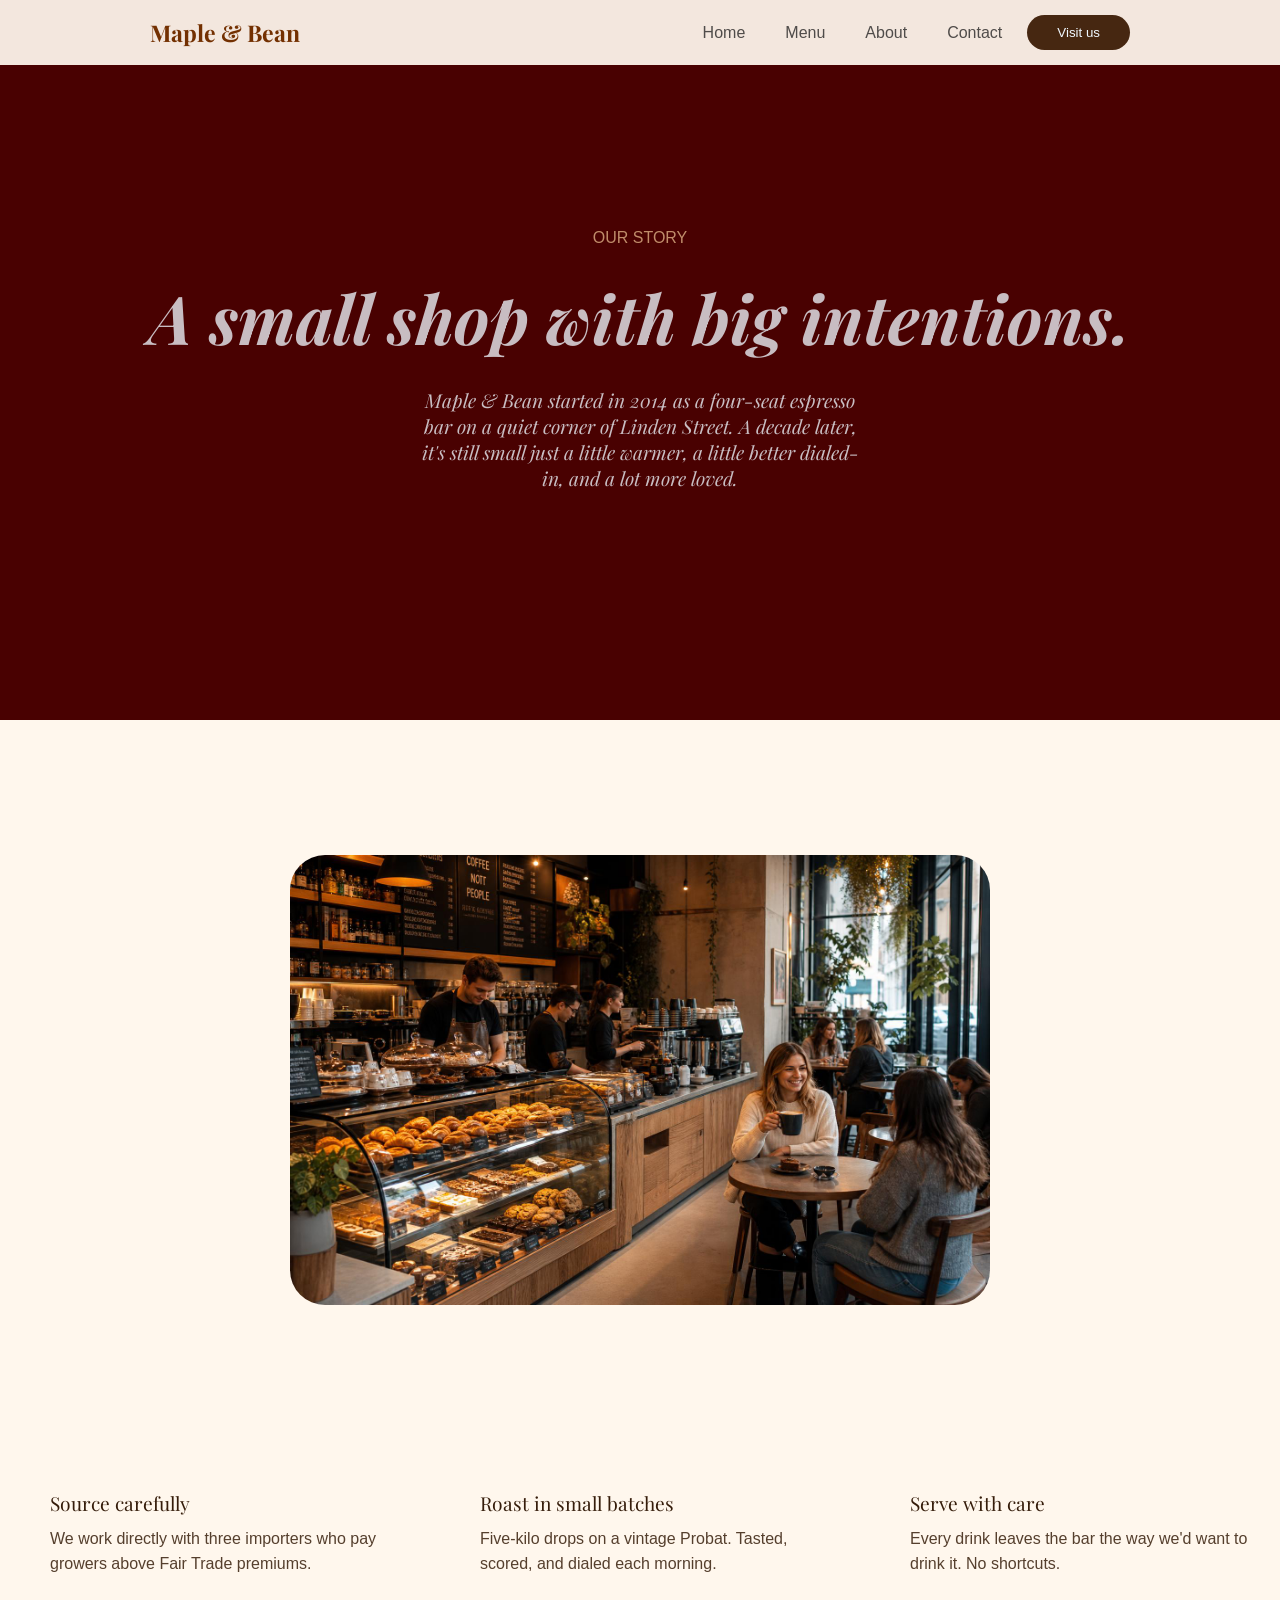
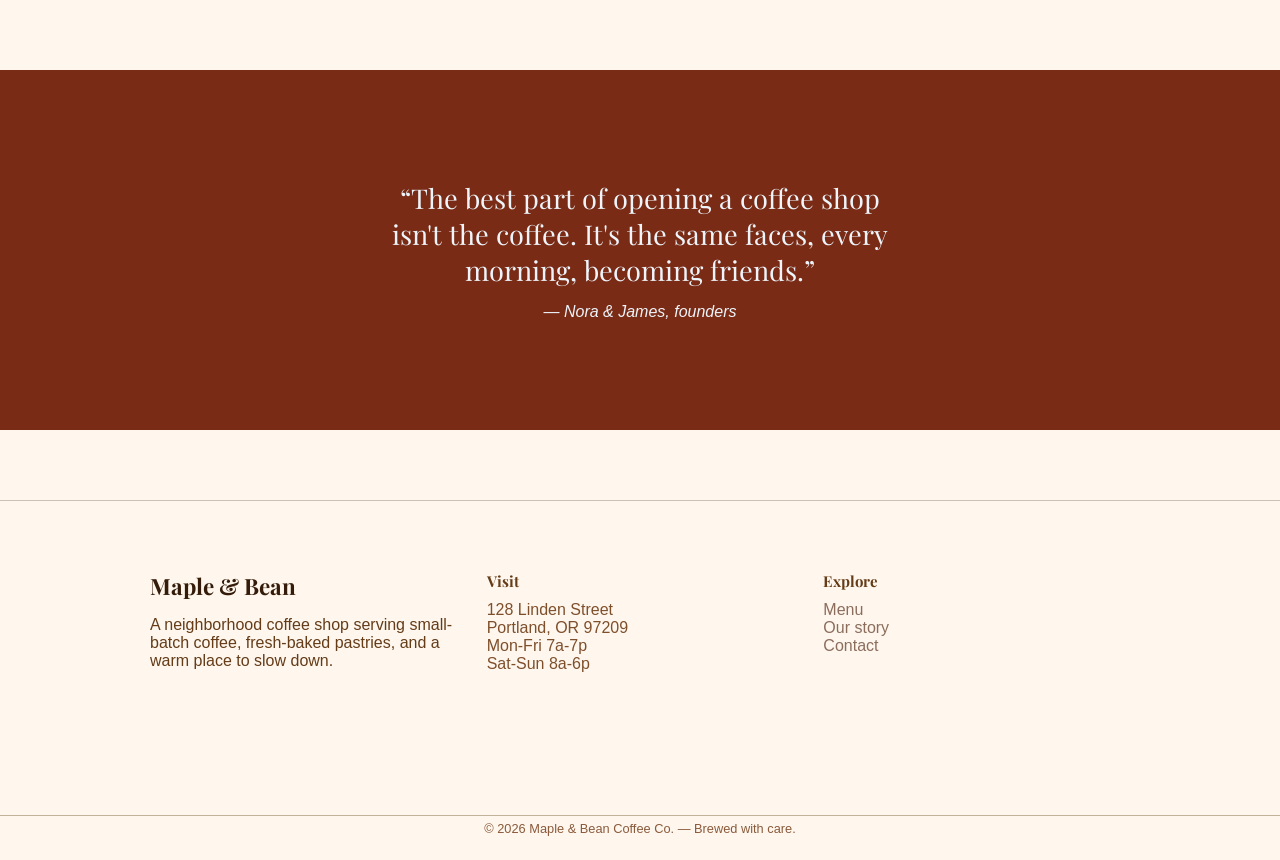
<file: about.html>
<!DOCTYPE html>
<html lang="en">

<head>
    <meta charset="UTF-8">
    <meta name="viewport" content="width=device-width, initial-scale=1.0">
    <title>Maple Cafe</title>
    <link rel="stylesheet" href="style.css">
</head>

<body>
    <nav class="navbar">
        <div class="logo">Maple & Bean</div>
        <div class="nav-content">
            <ul class="nav-links">
                <li><a href="index.html">Home</a></li>
                <li><a href="menu.html">Menu</a></li>
                <li><a href="about.html">About</a></li>
                <li><a href="contact.html">Contact</a></li>
            </ul>
            <button class="visit-btn"><a href="contact.html" style="text-decoration: none; color: aliceblue;">Visit us</a></button>
        </div>
        <div class="hamburger">
            ☰
        </div>
    </nav>
    <main class="hero-menu-section">
        <div class="hero-menu-content">
            <span>OUR STORY</span>
            <h1 class="menu-hero-title">A small shop with big intentions.</h1>
            <p class="menu-hero-text">Maple & Bean started in 2014 as a four-seat espresso bar on a quiet corner of Linden Street. A decade later, it's still small just a little warmer, a little better dialed-in, and a lot more loved.</p>
        </div>
    </main>
    <div class="about-img-container">
        <img class="about-img" style="height:450px ; width: 700px;" src="images/coffee-shop-interior.jpg" alt="people in cafe">
    </div>
    <section class="features-grid">
        <div class="feature-item">
            <span>Source carefully</span>
            <p>We work directly with three importers who pay growers above Fair Trade premiums.</p>
        </div>
        <div class="feature-item">
            <span>Roast in small batches</span>
            <p>Five-kilo drops on a vintage Probat. Tasted, scored, and dialed each morning.</p>
        </div>
        <div class="feature-item">
            <span>Serve with care</span>
            <p>Every drink leaves the bar the way we'd want to drink it. No shortcuts.</p>
        </div>
    </section>
    <section class="qoute-section">
        <blockquote class="qoute-text">“The best part of opening a coffee shop isn't the coffee. It's the same faces, every morning, becoming friends.”</blockquote>
        <cite class="qoute-author">— Nora & James, founders</cite>
    </section>
    <footer class="footer-section">
        <div class="footer-column">
            <span>Maple & Bean</span>
            <p>A neighborhood coffee shop serving small-batch coffee, fresh-baked pastries, and a warm place to slow down.</p>
        </div>
        <div class="footer-column">
            <h3>Visit</h3>
            <ul>
                <li>128 Linden Street</li>
                <li>Portland, OR 97209</li>
                <li>Mon-Fri 7a-7p</li>
                <li>Sat-Sun 8a-6p</li>
            </ul>
        </div>
        <div class="footer-column">
            <h3>Explore</h3>
            <ul>
                <li>
                    <a href="menu.html" style="text-decoration: none;color: rgba(67, 21, 0, 0.611);">Menu</a></li>
                <li>
                    <a href="about.html" style="text-decoration: none;color: rgba(67, 21, 0, 0.611);">Our story</a></li>
                <li>
                    <a href="contact.html" style="text-decoration: none; color: rgba(67, 21, 0, 0.611);">Contact</a></li>

            </ul>
        </div>

    </footer>
    <section class="bottom-section">
        <p>© 2026 Maple & Bean Coffee Co. — Brewed with care.</p>
    </section>
    <script src="script.js"></script>
</body>

</html>
</file>
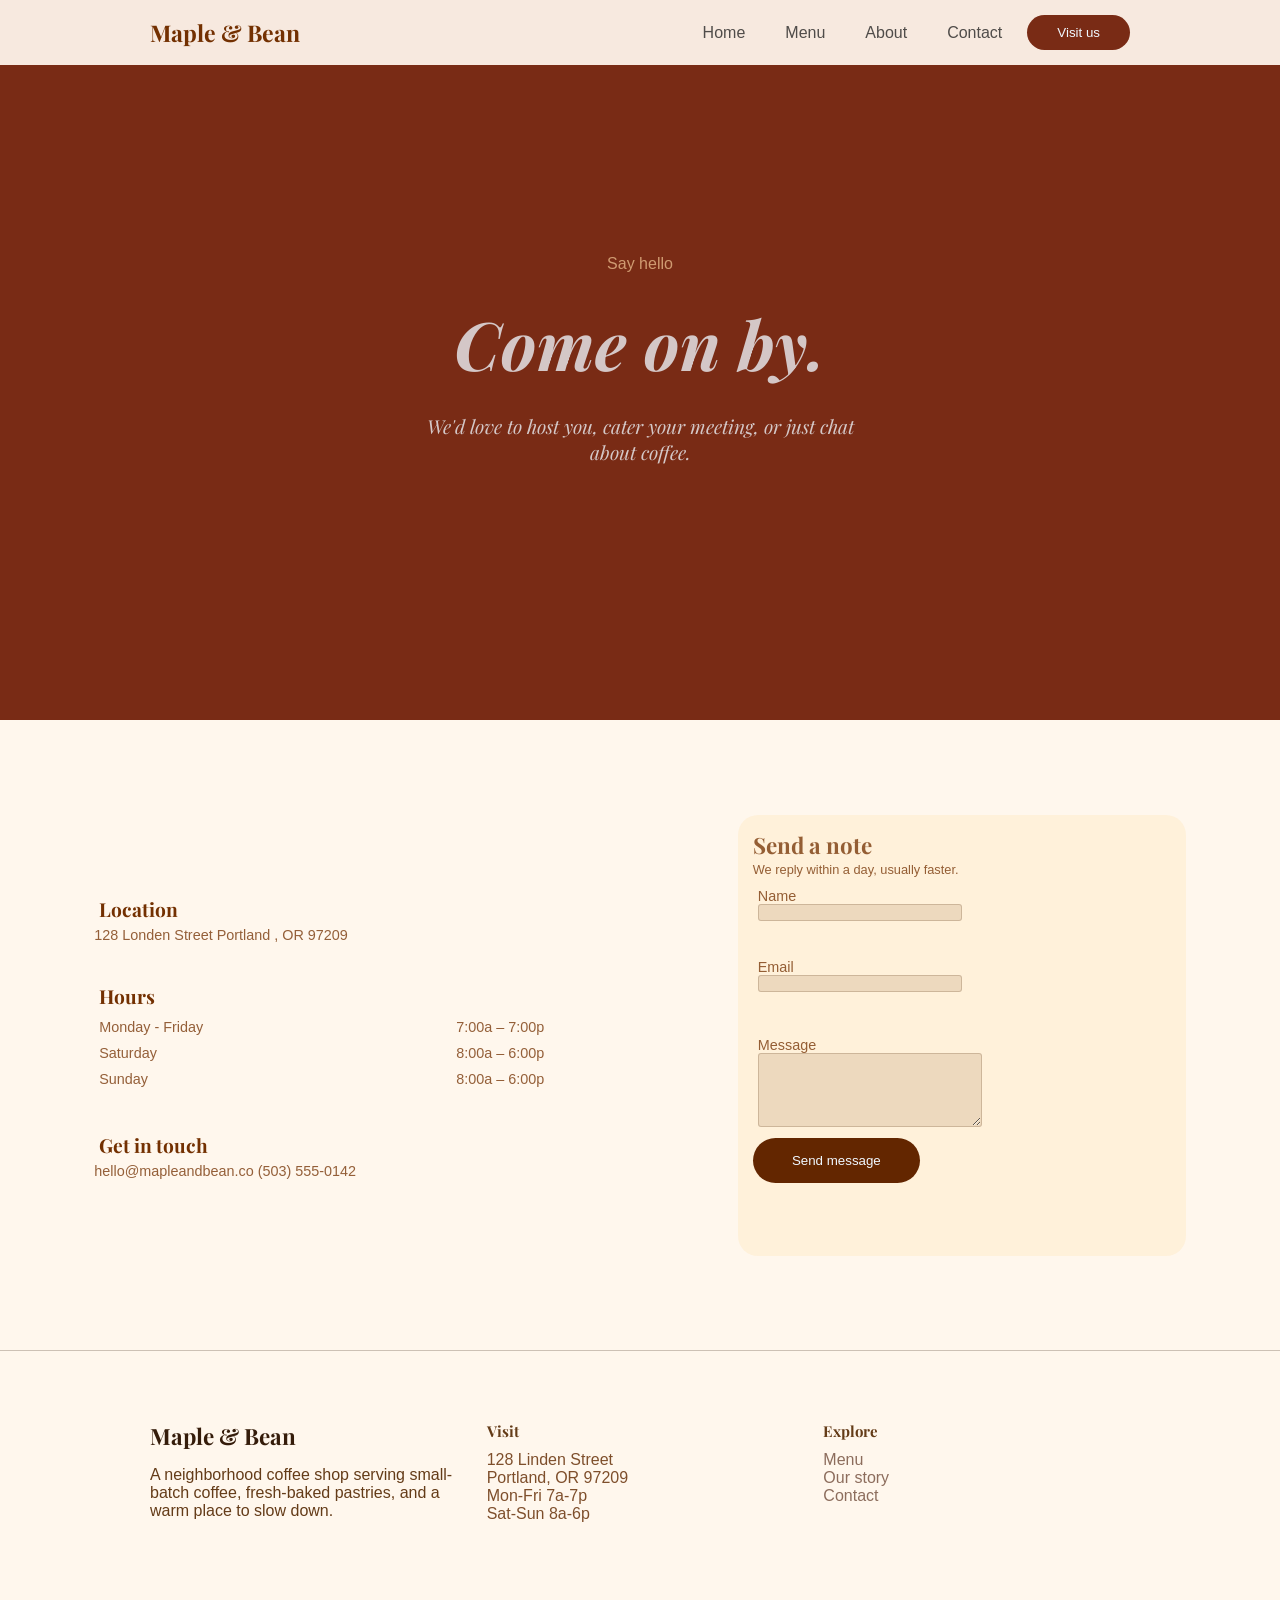
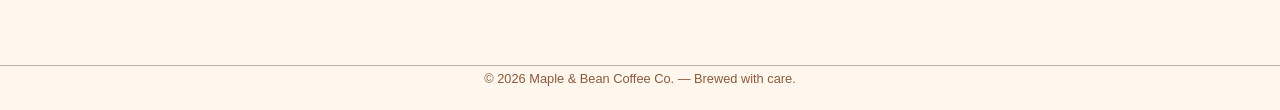
<file: contact.html>
<!DOCTYPE html>
<html lang="en">

<head>
    <meta charset="UTF-8">
    <meta name="viewport" content="width=device-width, initial-scale=1.0">
    <title>Maple Cafe</title>
    <link href="style.css" rel="stylesheet">
</head>

<body>
    <nav class="navbar">
        <div class="logo">Maple & Bean</div>
        <div class="nav-content">
            <ul class="nav-links">
                <li><a href="index.html">Home</a></li>
                <li><a href="menu.html">Menu</a></li>
                <li><a href="about.html">About</a></li>
                <li><a href="contact.html">Contact</a></li>
            </ul>
            <button class="visit-btn" style="background-color: rgb(121, 43, 21);"><a href="contact.html" style="text-decoration: none; color: aliceblue;">Visit us</a></button>
        </div>
        <div class="hamburger">
            ☰
        </div>
    </nav>
    <main class="hero-menu-section" style="background-color: rgb(121, 43, 21);">
        <div class="hero-menu-content ">
            <span>Say hello</span>
            <h1 class="menu-hero-title ">Come on by.</h1>
            <p class="menu-hero-text ">We'd love to host you, cater your meeting, or just chat about coffee.</p>
        </div>
    </main>
    <section class="contact-section">
        <div class="grid-contact">
            <div class="contact-row">
                <h3>Location</h3>
                <span>128 Londen Street</span>
                <span>Portland , OR 97209</span>
            </div>
            <div class="contact-row">
                <h3>Hours</h3>
                <div class="contact-row-content">
                    <span>Monday - Friday</span>
                    <span>7:00a – 7:00p</span>
                </div>
                <div class="contact-row-content">
                    <span>Saturday</span>
                    <span>8:00a – 6:00p</span>
                </div>
                <div class="contact-row-content">
                    <span>Sunday</span>
                    <span>8:00a – 6:00p</span>
                </div>

            </div>
            <div class="contact-row">
                <h3>Get in touch</h3>
                <span>hello@mapleandbean.co</span>
                <span>(503) 555-0142</span>
            </div>
        </div>

        <form class="contact-form">
            <h2 class="contact-form-title">Send a note</h2>
            <span class="contact-form-subtitle">We reply within a day, usually faster.</span>

            <div class="contact-form-fields" style="margin-top: 5px;">
                <div class="from-group">
                    <label>Name</label>
                    <input type="text">
                </div>
                <div class="contact-form-fields">
                    <div class="from-group">
                        <label>Email</label>
                        <input type="email">
                    </div>
                </div>
                <div class="contact-form-fields">
                    <div class="from-group">
                        <label>Message</label>
                        <textarea name="message" rows="25"></textarea>
                    </div>
                </div>
                <button class="send-btn">Send message</button>
            </div>

        </form>
    </section>
    <footer class="footer-section ">
        <div class="footer-column ">
            <span>Maple & Bean</span>
            <p>A neighborhood coffee shop serving small-batch coffee, fresh-baked pastries, and a warm place to slow down.</p>
        </div>
        <div class="footer-column ">
            <h3>Visit</h3>
            <ul>
                <li>128 Linden Street</li>
                <li>Portland, OR 97209</li>
                <li>Mon-Fri 7a-7p</li>
                <li>Sat-Sun 8a-6p</li>
            </ul>
        </div>
        <div class="footer-column ">
            <h3>Explore</h3>
            <ul>
                <li>
                    <a href="menu.html " style="text-decoration: none;color: rgba(67, 21, 0, 0.611); ">Menu</a></li>
                <li>
                    <a href="about.html " style="text-decoration: none;color: rgba(67, 21, 0, 0.611); ">Our story</a></li>
                <li>
                    <a href="contact.html " style="text-decoration: none; color: rgba(67, 21, 0, 0.611); ">Contact</a></li>

            </ul>
        </div>

    </footer>
    <section class="bottom-section ">
        <p>© 2026 Maple & Bean Coffee Co. — Brewed with care.</p>
    </section>
    <script src="script.js "></script>
</body>

</html>
</file>
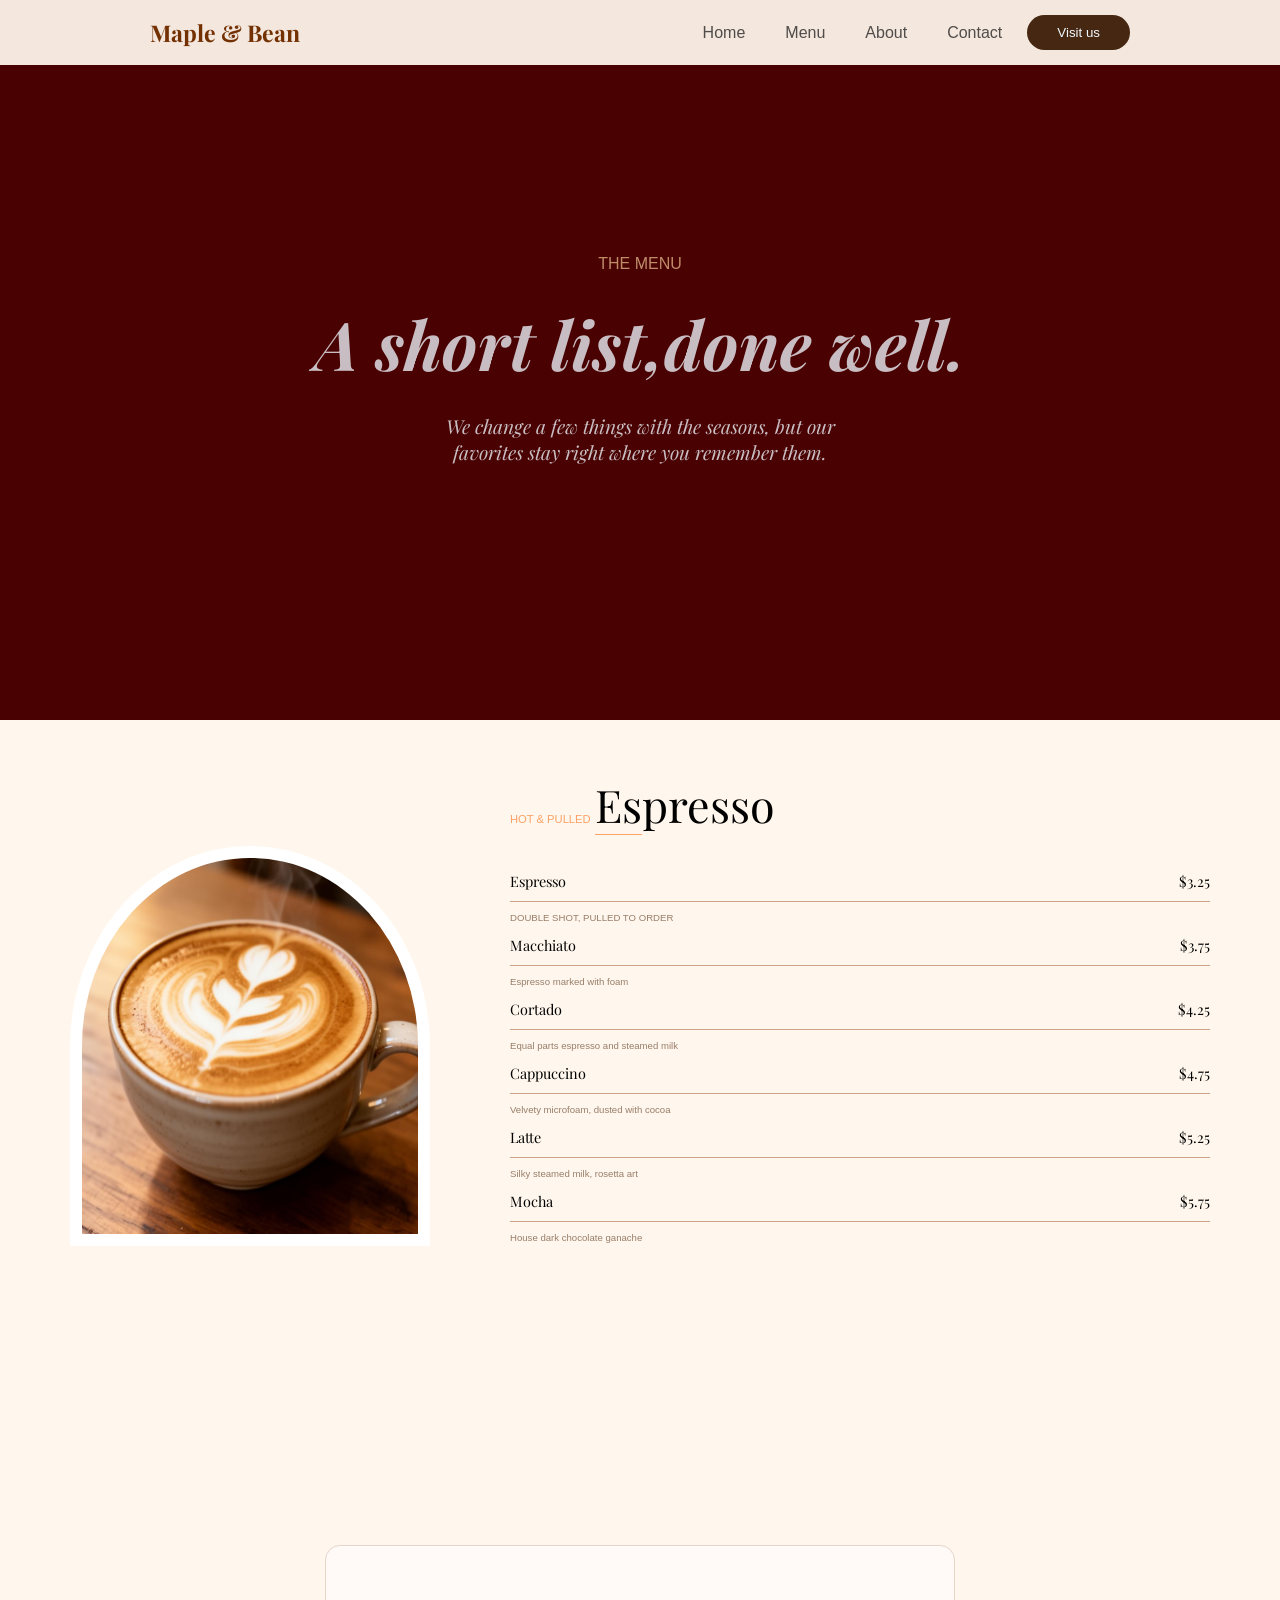
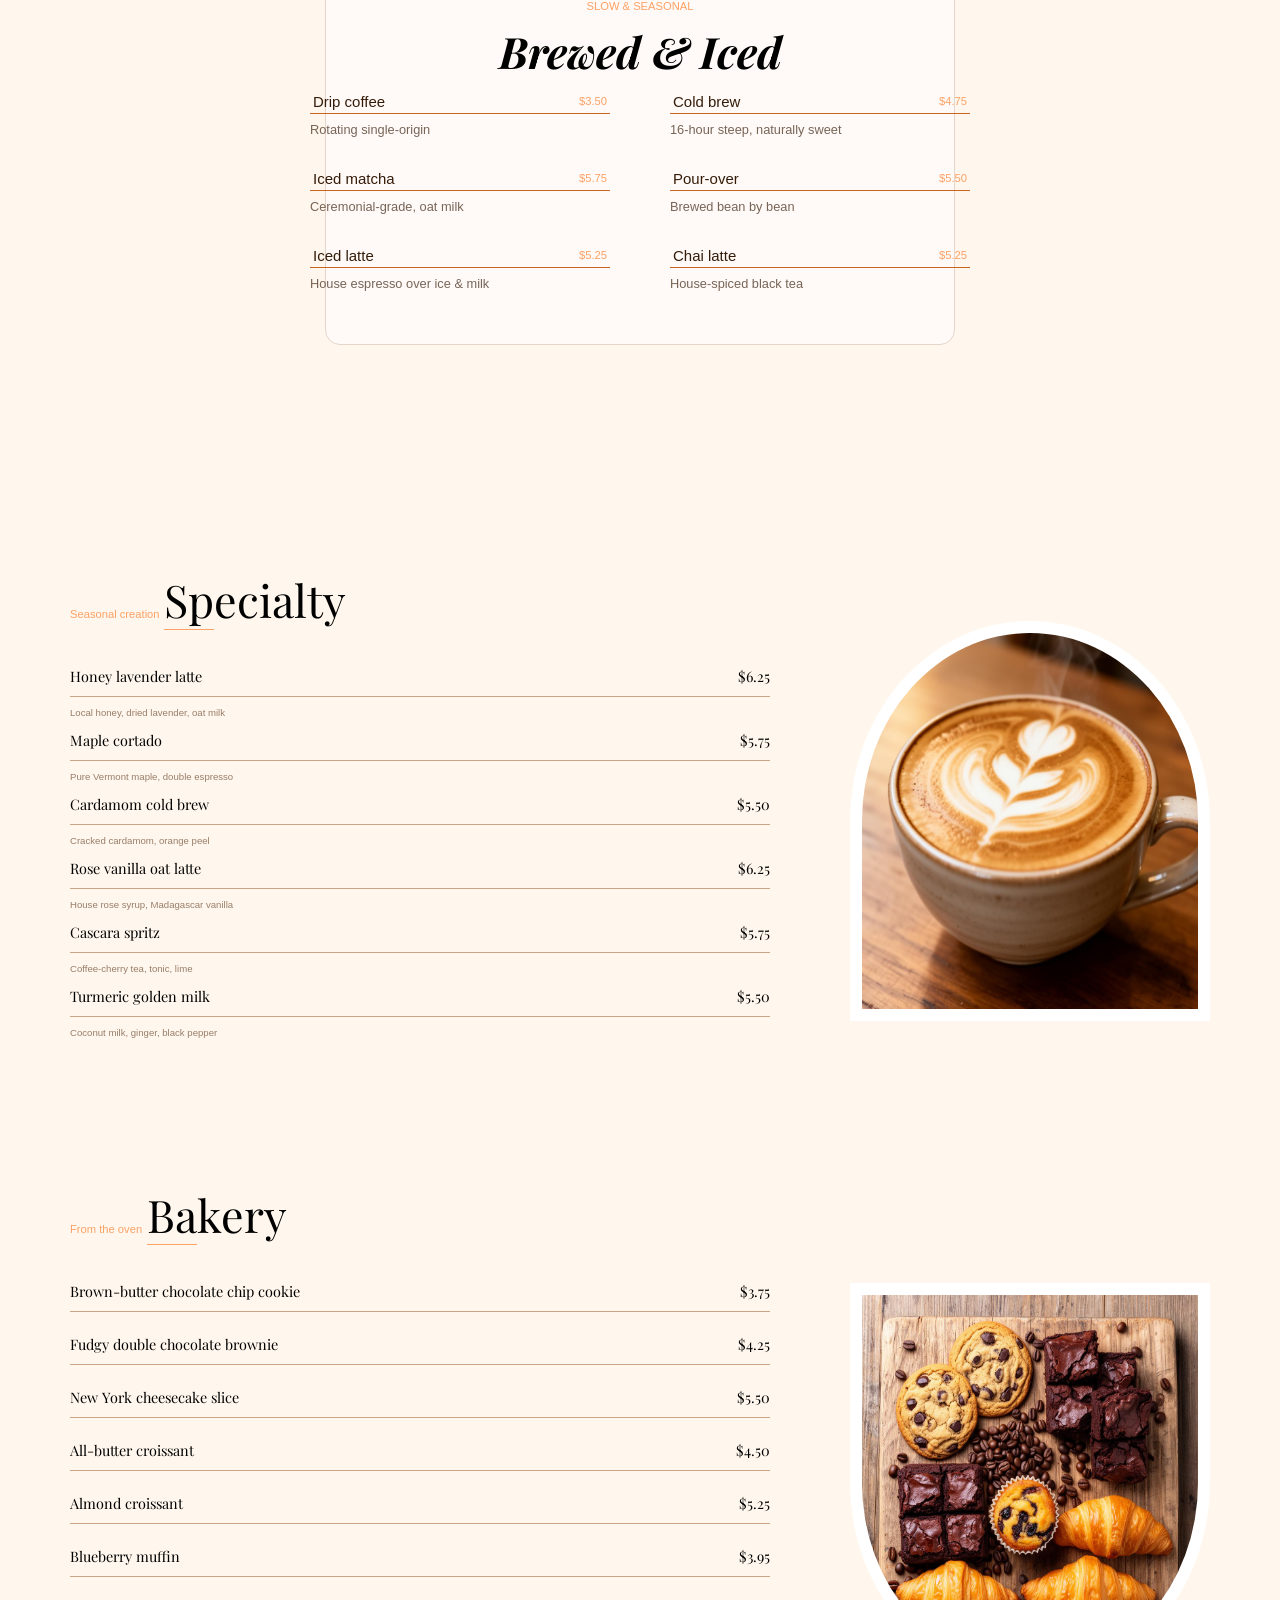
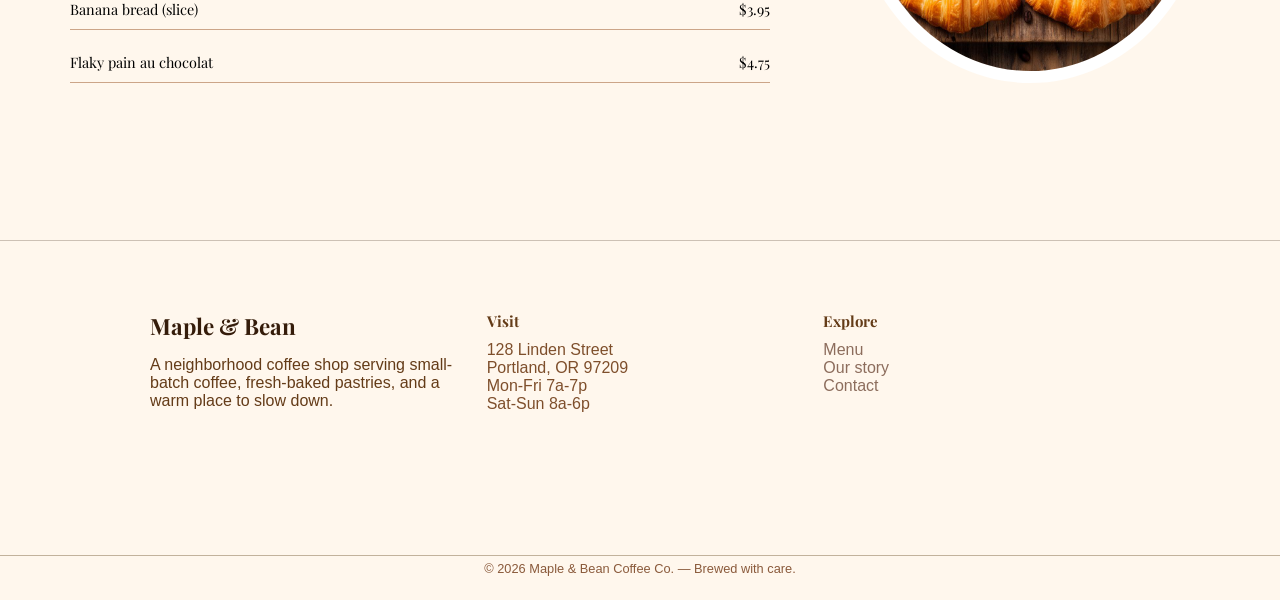
<file: menu.html>
<!DOCTYPE html>
<html lang="en">

<head>
    <meta charset="UTF-8">
    <meta name="viewport" content="width=device-width, initial-scale=1.0">
    <title>Maple Cafe</title>
    <link href="style.css" rel="stylesheet">


</head>

<body>

    <nav class="navbar">
        <div class="logo">Maple & Bean</div>
        <div class="nav-content">
            <ul class="nav-links">
                <li><a href="index.html">Home</a></li>
                <li><a href="menu.html">Menu</a></li>
                <li><a href="about.html">About</a></li>
                <li><a href="contact.html">Contact</a></li>
            </ul>
            <button class="visit-btn"><a href="contact.html" style="text-decoration: none; color: aliceblue;">Visit us</a></button>
        </div>
        <div class="hamburger">
            ☰
        </div>
    </nav>
    <main class="hero-menu-section">
        <div class="hero-menu-content">
            <span>THE MENU</span>
            <h1 class="menu-hero-title">A short list,done well.</h1>
            <p class="menu-hero-text">We change a few things with the seasons, but our favorites stay right where you remember them.</p>
        </div>
    </main>
    <section class="menu-section">
        <div class="menu-section-img">
            <img class="drink-img" src="images/latte.jpg" width="360px" height="400px" style="border-top-left-radius:50% ;border-top-right-radius: 50%; border: 12px solid rgb(255, 255, 255);">
        </div>
        <div class="menue-top" style="padding-bottom: 50px; height: 545px;">
            <span class="menu-section-label">HOT & PULLED</span>
            <h2 class="menu-section-title">
                <span class="underline">Es</span>presso</h2>
            <div class="menu-section-items">
                <div class="menu-item">
                    <div class="menu-item-top">
                        <h3 class="menu-item-name">Espresso</h3>
                        <span class="manu-item-price">$3.25</span>
                    </div>
                    <p class="menu-item-desc">DOUBLE SHOT, PULLED TO ORDER</p>
                    <div class="menu-item-top">
                        <h3 class="menu-item-name">Macchiato</h3>
                        <span class="manu-item-price">$3.75</span>
                    </div>
                    <p class="menu-item-desc">Espresso marked with foam</p>
                </div>
                <div class="menu-item-top">
                    <h3 class="menu-item-name">Cortado</h3>
                    <span class="manu-item-price">$4.25</span>
                </div>
                <p class="menu-item-desc">Equal parts espresso and steamed milk</p>
                <div class="menu-item-top">
                    <h3 class="menu-item-name">Cappuccino</h3>
                    <span class="manu-item-price">$4.75</span>
                </div>
                <p class="menu-item-desc">Velvety microfoam, dusted with cocoa</p>
                <div class="menu-item-top">
                    <h3 class="menu-item-name">Latte</h3>
                    <span class="manu-item-price">$5.25</span>
                </div>
                <p class="menu-item-desc">Silky steamed milk, rosetta art</p>
                <div class="menu-item-top">
                    <h3 class="menu-item-name">Mocha</h3>
                    <span class="manu-item-price">$5.75</span>
                </div>
                <p class="menu-item-desc">House dark chocolate ganache</p>
            </div>

        </div>
        </div>

        </div>

        </div>
        </div>
        </div>
    </section>
    <section class="drinks-section">
        <div class="drinks-category-container">
            <span>SLOW & SEASONAL</span>

            <h1>Brewed & Iced</h1>
            <div class="drinks-grid">

                <div class="drinks-category">
                    <div class="menu-category-content">
                        <h3>Drip coffee</h3>
                        <span>$3.50</span>
                    </div>
                    <p>Rotating single-origin</p>
                </div>
                <div class="drinks-category">
                    <div class="menu-category-content">
                        <h3>Cold brew
                        </h3>
                        <span>$4.75</span>
                    </div>
                    <p>16-hour steep, naturally sweet

                    </p>
                </div>
                <div class="drinks-category">
                    <div class="menu-category-content">
                        <h3>Iced matcha
                        </h3>
                        <span>$5.75</span>
                    </div>
                    <p>Ceremonial-grade, oat milk

                    </p>
                </div>
                <div class="drinks-category">
                    <div class="menu-category-content">
                        <h3>Pour-over
                        </h3>
                        <span>$5.50</span>
                    </div>
                    <p>Brewed bean by bean

                    </p>
                </div>
                <div class="drinks-category">
                    <div class="menu-category-content">
                        <h3>Iced latte
                        </h3>
                        <span>$5.25</span>
                    </div>
                    <p>House espresso over ice & milk

                    </p>
                </div>
                <div class="drinks-category">
                    <div class="menu-category-content">
                        <h3>Chai latte</h3>
                        <span>$5.25</span>
                    </div>
                    <p>House-spiced black tea</p>
                </div>
            </div>
        </div>
    </section>
    <section class="menu-section">

        <div class="menue-top" style="padding-bottom: 50px; height: 505px;">
            <span class="menu-section-label">Seasonal creation</span>
            <h2 class="menu-section-title">
                <span class="underline">Sp</span>ecialty</h2>
            <div class="menu-section-items">
                <div class="menu-item">
                    <div class="menu-item-top">
                        <h3 class="menu-item-name">Honey lavender latte
                        </h3>
                        <span class="manu-item-price">$6.25</span>
                    </div>
                    <p class="menu-item-desc">Local honey, dried lavender, oat milk

                    </p>
                    <div class="menu-item-top">
                        <h3 class="menu-item-name">Maple cortado
                        </h3>
                        <span class="manu-item-price">$5.75</span>
                    </div>
                    <p class="menu-item-desc">Pure Vermont maple, double espresso

                    </p>
                </div>
                <div class="menu-item-top">
                    <h3 class="menu-item-name">Cardamom cold brew
                    </h3>
                    <span class="manu-item-price">$5.50</span>
                </div>
                <p class="menu-item-desc">Cracked cardamom, orange peel

                </p>
                <div class="menu-item-top">
                    <h3 class="menu-item-name">Rose vanilla oat latte
                    </h3>
                    <span class="manu-item-price">$6.25</span>
                </div>
                <p class="menu-item-desc">House rose syrup, Madagascar vanilla

                </p>
                <div class="menu-item-top">
                    <h3 class="menu-item-name">Cascara spritz
                    </h3>
                    <span class="manu-item-price">$5.75</span>
                </div>
                <p class="menu-item-desc">Coffee-cherry tea, tonic, lime

                </p>
                <div class="menu-item-top">
                    <h3 class="menu-item-name">Turmeric golden milk
                    </h3>
                    <span class="manu-item-price">$5.50</span>
                </div>
                <p class="menu-item-desc">Coconut milk, ginger, black pepper </p>
            </div>
        </div>
        </div>
        </div>

        </div>
        </div>
        <div class="menu-section-img">
            <img class="drink-img" src="images/latte.jpg" width="360px" height="400px" style="border-top-left-radius:50% ;border-top-right-radius: 50%; border: 12px solid rgb(255, 255, 255);">
        </div>
        </div>

    </section>
    <section class="menu-section">

        <div class="menue-top" style="padding-bottom: 50px; height: 600px;"> <span class="menu-section-label">From the oven</span>
            <h2 class="menu-section-title">
                <span class="underline">Ba</span>kery</h2>
            <div class="menu-section-items">
                <div class="menu-item">
                    <div class="menu-item-top">
                        <h3 class="menu-item-name">Brown-butter chocolate chip cookie
                        </h3>
                        <span class="manu-item-price">$3.75
</span>
                    </div>

                    <div class="menu-item-top">
                        <h3 class="menu-item-name">Fudgy double chocolate brownie
                        </h3>
                        <span class="manu-item-price">$4.25
</span>
                    </div>

                </div>
                <div class="menu-item-top">
                    <h3 class="menu-item-name">New York cheesecake slice
                    </h3>
                    <span class="manu-item-price">$5.50
</span>
                </div>

                <div class="menu-item-top">
                    <h3 class="menu-item-name">All-butter croissant
                    </h3>
                    <span class="manu-item-price">$4.50
</span>
                </div>

                <div class="menu-item-top">
                    <h3 class="menu-item-name">Almond croissant
                    </h3>
                    <span class="manu-item-price">$5.25
</span>
                </div>

                <div class="menu-item-top">
                    <h3 class="menu-item-name">Blueberry muffin
                    </h3>
                    <span class="manu-item-price">$3.95
</span>
                </div>
                <div class="menu-item-top">
                    <h3 class="menu-item-name">Banana bread (slice)

                    </h3>
                    <span class="manu-item-price">$3.95

</span>
                </div>
                <div class="menu-item-top">
                    <h3 class="menu-item-name">Flaky pain au chocolat

                    </h3>
                    <span class="manu-item-price">$4.75

</span>
                </div>

            </div>

        </div>
        </div>

        </div>

        </div>
        </div>
        </div>
        <div class="menu-section-img">
            <img class="drink-img" src="images/pastries.jpg" width="360px" height="400px" style="border-bottom-left-radius:50% ;border-bottom-right-radius: 50%; border: 12px solid rgb(255, 255, 255);">
        </div>
    </section>
    <footer class="footer-section">
        <div class="footer-column">
            <span>Maple & Bean</span>
            <p>A neighborhood coffee shop serving small-batch coffee, fresh-baked pastries, and a warm place to slow down.</p>
        </div>
        <div class="footer-column">
            <h3>Visit</h3>
            <ul>
                <li>128 Linden Street</li>
                <li>Portland, OR 97209</li>
                <li>Mon-Fri 7a-7p</li>
                <li>Sat-Sun 8a-6p</li>
            </ul>
        </div>
        <div class="footer-column">
            <h3>Explore</h3>
            <ul>
                <li>
                    <a href="menu.html" style="text-decoration: none;color: rgba(67, 21, 0, 0.611);">Menu</a></li>
                <li>
                    <a href="about.html" style="text-decoration: none;color: rgba(67, 21, 0, 0.611);">Our story</a></li>
                <li>
                    <a href="contact.html" style="text-decoration: none; color: rgba(67, 21, 0, 0.611);">Contact</a></li>
            </ul>
        </div>

    </footer>
    <section class="bottom-section">
        <p>© 2026 Maple & Bean Coffee Co. — Brewed with care.</p>
    </section>
    <script src="script.js"></script>
</body>

</html>
</file>
<file: style.css>
@import url('https://fonts.googleapis.com/css2?family=Cormorant+Garamond:wght@400;500;600;700&display=swap');
    @import url('https://fonts.googleapis.com/css2?family=Playfair+Display:ital,wght@0,400..900;1,400..900&display=swap');
    * {
        box-sizing: border-box;
        margin: 0;
        padding: 0;
        font-family: sans-serif;
    }
    
    body {
        overflow: scroll;
        background-color: rgb(255, 247, 237);
        font-family: "Cormorant Garamond";
        font-weight: 700;
    }
    
    .navbar {
        display: flex;
        justify-content: space-between;
        align-items: center;
        padding: 15px 150px;
        background-color: rgba(255, 247, 237, 0.938);
        position: fixed;
        top: 0;
        z-index: 10;
        width: 100%;
        font-weight: 100;
    }
    
    .nav-content {
        display: flex;
    }
    
    .nav-links {
        list-style: none;
        display: flex;
        align-items: center;
        gap: 2.5rem;
    }
    
    .nav-links a {
        text-decoration: none;
        color: rgba(52, 50, 49, 0.859);
    }
    
    .nav-links a:hover {
        cursor: pointer;
        color: rgb(70, 39, 17);
    }
    
    .visit-btn {
        border: none;
        background-color: rgb(70, 39, 17);
        color: aliceblue;
        padding: 10px 30px;
        margin-left: 25px;
        border-radius: 30px;
        transition: 0.3s;
    }
    
    .visit-btn:hover {
        opacity: 0.86;
        cursor: pointer;
    }
    
    .hamburger {
        display: none;
        font-weight: 1.8rem;
        cursor: pointer;
    }
    
    .logo {
        font-size: 23px;
        color: rgb(115, 48, 1);
        font-family: "Playfair Display", serif;
        font-optical-sizing: auto;
        font-weight: bold;
    }
    /*Her Section bombom*/
    
    .hero {
        position: relative;
        min-height: 80vh;
        background-image: url(images/coffee-shop-interior.jpg);
        background-repeat: no-repeat;
        background-position: center;
        background-size: cover;
        margin-top: 67px;
    }
    
    .hero-content {
        position: absolute;
        top: 15%;
        left: 10%;
        display: flex;
        flex-direction: column;
        justify-content: space-evenly;
        height: 400px;
        color: aliceblue;
    }
    
    .hero::before {
        content: "";
        position: absolute;
        background: black;
        inset: 0;
        opacity: 0.6;
    }
    
    .hero-subtitle {
        color: rgb(255, 160, 96);
        font-size: 1.2rem;
    }
    
    .hero-title {
        font-size: 3.3rem;
        font-family: "Playfair Display", serif;
        font-optical-sizing: auto;
    }
    
    .hero-description {
        display: inline;
        width: 470px;
    }
    
    .view-btn,
    .plan-btn {
        padding: 15px 25px;
        border-radius: 40px;
        border: none;
        cursor: pointer;
    }
    
    .view-btn {
        background-color: rgb(215, 142, 94);
        color: rgb(73, 30, 0);
    }
    
    .plan-btn {
        border: 1px solid rgba(128, 128, 128, 0.627);
        background-color: transparent;
        color: aliceblue;
    }
    
    .view-btn:hover,
    .plan-btn:hover {
        opacity: 0.85;
    }
    /*experience section lol*/
    
    .experience {
        height: 80vh;
        display: flex;
        flex-direction: column;
        padding: 150px 35px;
        background-color: rgb(255, 247, 237);
    }
    
    .cards-contanier {
        display: flex;
        justify-content: space-around;
    }
    
    .card {
        border: 1px solid rgba(115, 49, 1, 0.599);
        padding: 25px;
        position: relative;
        height: 180px;
        width: 375px;
        border-radius: 15px;
        padding-top: 100px;
        background-color: rgba(255, 255, 255, 0.458);
    }
    
    .card::after {
        content: "✦";
        position: absolute;
        display: flex;
        justify-content: center;
        align-items: center;
        font-size: 30px;
        color: rgb(73, 30, 0);
        width: 50px;
        height: 60px;
        background-color: rgb(255, 221, 176);
        top: 15%;
        left: 5%;
        right: 0;
        bottom: 0;
        border-radius: 50%;
    }
    
    .card-content {
        height: 100%;
        width: 80%;
    }
    
    .card-content h2 {
        color: rgb(73, 30, 0);
        font-family: "Playfair Display", serif;
        font-optical-sizing: auto;
    }
    
    .card span,
    .story-description {
        color: rgba(115, 49, 1, 0.788);
    }
    
    .story-section {
        padding: 0px 100px;
        margin-bottom: 155px;
    }
    
    .story-container {
        display: flex;
        flex-direction: row;
        align-items: center;
    }
    
    .story-content {
        display: flex;
        flex-direction: column;
        justify-content: center;
        gap: 15px;
        height: 400px;
        padding: 35px;
    }
    
    .latte-img {
        border-radius: 20px;
    }
    
    .story-label {
        color: rgb(200, 100, 29);
        font-family: "Playfair Display", serif;
        font-optical-sizing: auto;
    }
    
    .story-link a {
        display: inline-block;
        color: rgb(70, 39, 17);
        cursor: pointer;
        text-decoration: none;
        transition: transform 0.2s;
    }
    
    .story-title {
        color: rgb(53, 28, 10);
        font-family: "Playfair Display", serif;
        font-optical-sizing: auto;
        font-size: 3.2rem;
    }
    
    .story-link a:hover {
        transform: translateY(-5px);
    }
    /*CTA-section*/
    
    .cta-section {
        height: 60vh;
        background-color: rgb(255, 253, 240);
        display: flex;
        flex-direction: column;
        justify-content: center;
        align-items: center;
        gap: 15px;
    }
    
    .cta-title {
        color: rgb(53, 28, 10);
        font-family: "Playfair Display", serif;
        font-optical-sizing: auto;
    }
    
    .cta-text {
        color: rgba(53, 28, 10, 0.585);
    }
    
    .get-btn {
        border: none;
        background-color: rgb(71, 42, 22);
        padding: 15px 25px;
        border-radius: 20px;
        color: aliceblue;
        margin-top: 20px;
        font-weight: bold;
    }
    /*footer-section*/
    
    .footer-section {
        height: 35vh;
        display: grid;
        grid-template-columns: repeat(3, 1fr);
        padding: 70px 150px;
        gap: 30px;
        font-weight: 100;
        border-top: 1px solid rgba(53, 28, 10, 0.247);
    }
    
    .footer-column h3 {
        font-size: 15px;
        font-family: "Playfair Display", serif;
        font-optical-sizing: auto;
    }
    
    .footer-column span {
        font-size: 1.4rem;
        color: rgb(53, 28, 10);
        font-family: "Playfair Display", serif;
        font-optical-sizing: auto;
        font-weight: bold;
    }
    
    .footer-column p,
    .footer-column h3 {
        color: rgba(83, 39, 0, 0.9);
    }
    
    .footer-column p {
        margin-top: 15px;
    }
    
    .footer-column h3 {
        margin-bottom: 10px;
    }
    
    .footer-column ul li {
        color: rgba(98, 41, 0, 0.821);
        list-style: none;
    }
    
    .bottom-section {
        color: rgba(99, 38, 0, 0.751);
        height: 5vh;
        border-top: 1px solid rgba(77, 44, 1, 0.341);
        font-weight: 100;
        text-align: center;
        padding: 5px;
        font-size: 0.8rem;
    }
    
    .hero-menu-section {
        height: 80vh;
        background-color: rgb(73, 1, 1);
        display: flex;
        flex-direction: column;
        justify-content: center;
        align-items: center;
        color: rgba(240, 248, 255, 0.76);
    }
    
    .hero-menu-content {
        text-align: center;
        display: flex;
        flex-direction: column;
        gap: 25px;
        font-weight: 100;
        font-family: "Playfair Display", serif;
        font-optical-sizing: auto;
        align-items: center;
    }
    
    .hero-menu-content span {
        color: rgba(253, 214, 162, 0.653);
    }
    
    .menu-hero-title {
        font-family: "Playfair Display", serif;
        font-optical-sizing: auto;
        font-weight: bold;
        font-size: 4.2rem;
        font-style: italic;
    }
    
    .menu-hero-text {
        font-size: 1.2rem;
        font-style: italic;
        font-family: "Playfair Display", serif;
        font-optical-sizing: auto;
        width: 450px;
    }
    
    .hero-buttons {
        display: flex;
        width: 70%;
    }
    
    .menu-section {
        display: flex;
        justify-content: center;
        align-items: center;
        padding: 55px;
        gap: 80px;
    }
    
    .menu-section-label {
        font-weight: 100;
        color: rgb(252, 161, 101);
        font-size: 0.7rem;
    }
    
    .underline {
        border-bottom: 1.8px solid rgb(255, 162, 100);
        font-family: "Playfair Display", serif;
        font-optical-sizing: auto;
    }
    
    .menu-section-title {
        display: inline;
        font-size: 2.8rem;
        font-family: "Playfair Display", serif;
        font-optical-sizing: auto;
        font-weight: 100;
    }
    
    .menu-section-items {
        width: 700px;
        height: 300px;
        margin-top: 25px;
    }
    
    .menu-item-name,
    .manu-item-price {
        display: inline;
        font-family: "Playfair Display", serif;
        font-optical-sizing: auto;
        font-weight: 100;
        margin-bottom: 10px;
        margin-top: 12px;
        font-size: 0.9rem;
    }
    
    .menu-item-top {
        border-bottom: 1px solid rgba(136, 55, 1, 0.427);
        display: flex;
        justify-content: space-between;
        margin-bottom: 10px;
    }
    
    .menu-item-desc {
        font-weight: 100;
        font-size: 0.6rem;
        color: rgba(72, 30, 0, 0.559);
    }
    
    .drinks-section {
        height: 55vh;
        padding: 370px 10px;
        display: flex;
        justify-content: center;
        align-items: center;
    }
    
    .drinks-category-container {
        border: 1px solid rgb(230, 213, 201);
        background-color: rgb(255, 250, 247);
        padding: 25px;
        width: 50%;
        height: 400px;
        text-align: center;
        display: flex;
        flex-direction: column;
        justify-content: center;
        align-items: center;
        gap: 10px;
        border-radius: 15px;
    }
    
    .drinks-category-container span {
        color: rgb(252, 161, 101);
        font-size: 0.7rem;
    }
    
    .drinks-category-container h1 {
        font-size: 2.7rem;
        font-family: "Playfair Display", serif;
        font-optical-sizing: auto;
        font-style: italic;
    }
    
    .drinks-grid {
        display: grid;
        grid-template-columns: repeat(2, 1fr);
        gap: 30px 60px;
    }
    
    .drinks-category-container span {
        font-weight: 100;
    }
    
    .menu-category-content h3 {
        display: inline;
        font-weight: 100;
    }
    
    .drinks-category {
        display: flex;
        flex-direction: column;
        gap: 8px;
        font-size: 0.8rem;
        width: 300px;
        text-align: left;
    }
    
    .drinks-category p {
        font-weight: 100;
        color: rgba(53, 28, 10, 0.674);
    }
    
    .menu-category-content {
        display: flex;
        justify-content: space-between;
        align-items: center;
        border-bottom: 1px solid rgb(200, 100, 29);
        color: rgb(53, 28, 10);
        padding: 3px;
    }
    
    .about-img-container {
        height: 80vh;
        display: flex;
        justify-content: center;
        align-items: center;
    }
    
    .about-img {
        border-radius: 35px;
    }
    
    .features-grid {
        display: grid;
        grid-template-columns: repeat(3, 1fr);
        height: 20vh;
        font-weight: 100;
        padding: 50px;
        margin-bottom: 50px;
        gap: 80px;
    }
    
    .feature-item span {
        color: rgb(53, 28, 10);
        font-family: "Playfair Display", serif;
        font-optical-sizing: auto;
        font-size: 1.2rem;
    }
    
    .feature-item p {
        color: rgba(53, 28, 10, 0.842);
        width: 350px;
        margin-top: 10px;
        line-height: 25px;
    }
    
    .qoute-section {
        height: 40vh;
        background-color: rgb(121, 43, 21);
        display: flex;
        flex-direction: column;
        justify-content: center;
        align-items: center;
        color: rgba(240, 248, 255, 0.979);
        font-weight: 100;
        text-align: center;
        gap: 15px;
        margin-bottom: 70px;
    }
    
    .qoute-text {
        font-size: 1.7rem;
        width: 40%;
        font-family: "Playfair Display", serif;
        font-optical-sizing: auto;
    }
    
    .contact-section {
        height: 70vh;
        display: flex;
        align-items: center;
        justify-content: space-around;
        font-weight: 100;
        color: rgba(115, 49, 1, 0.764);
    }
    
    .grid-contact {
        display: grid;
        grid-template-rows: repeat(1, 1fr);
        row-gap: 35px;
        font-size: 0.9rem;
    }
    
    .contact-row h3 {
        color: rgb(115, 48, 1);
        font-family: "Playfair Display", serif;
        font-optical-sizing: auto;
        font-size: 1.2rem;
        padding: 5px;
    }
    
    .contact-row-content {
        padding: 5px;
        display: flex;
        justify-content: space-between;
        width: 455px;
    }
    
    .contact-form {
        background-color: rgba(255, 241, 218, 0.97);
        width: 35%;
        height: 70%;
        border-radius: 20px;
        padding: 15px;
    }
    
    .from-group {
        display: flex;
        flex-direction: column;
        justify-content: center;
        padding: 5px;
        font-size: 0.9rem;
        height: 100px;
    }
    
    .contact-form-fields {
        display: flex;
        flex-direction: column;
        height: 300px;
    }
    
    .send-btn {
        border: none;
        color: aliceblue;
        background-color: rgb(99, 38, 0);
        padding: 15px 25px;
        border-radius: 25px;
        transition: 0.4s;
        cursor: pointer;
        width: 40%;
    }
    
    .send-btn:hover {
        opacity: 0.9;
    }
    
    .from-group input,
    .from-group textarea {
        width: 50%;
        border: 1px solid rgba(72, 30, 0, 0.19);
        border-radius: 3px;
        background-color: rgba(109, 62, 0, 0.127);
    }
    
    .from-group textarea {
        width: 55%;
    }
    
    .contact-form h2 {
        font-size: 1.4rem;
        font-family: "Playfair Display", serif;
        font-optical-sizing: auto;
    }
    
    .contact-form span {
        font-size: 0.8rem;
    }
    
    .from-group input:focus,
    .from-group textarea:focus {
        border-color: rgba(65, 27, 0, 0.315);
        outline: none;
    }
    
    @media (max-width: 767px) {
        .navbar {
            padding: 15px 30px;
        }
        .nav-content {
            display: none;
            position: absolute;
            top: 100%;
            right: 0px;
            background-color: rgba(255, 251, 238, 0.668);
            padding: 20px;
        }
        .logo {
            font-size: 15px;
        }
        .hamburger {
            display: inline;
            color: rgb(115, 48, 1);
        }
        .visit-btn {
            margin: 15px 0 0;
        }
        .nav-content.active {
            display: flex;
            flex-direction: column;
            z-index: 1;
        }
        .nav-links {
            flex-direction: column;
            gap: 1rem;
        }
        .hamburger.active {
            display: none;
        }
        .hero-content,
        .hero-description {
            width: 300px;
        }
        .hero-buttons {
            width: 70%;
            flex-direction: column;
            padding: 8px 5px;
            gap: 9px;
        }
        .experience {
            padding: 70px 5px;
            height: 65vh;
        }
        .cards-contanier {
            flex-direction: column;
            align-items: center;
            gap: 15px;
        }
        .card {
            padding: 25px;
            height: 100px;
            width: 320px;
            padding-top: 20px;
            padding-left: 80px;
        }
        .card-content {
            font-size: 0.7rem;
        }
        .card::after {
            font-size: 15px;
            color: rgb(73, 30, 0);
            width: 40px;
            height: 40px;
            background-color: rgb(255, 221, 176);
            top: 25%;
            left: 5%;
        }
        .story-title {
            font-size: 1.2rem;
        }
        .story-section {
            padding: 0px 10px;
            margin-bottom: 20px;
        }
        .story-container {
            flex-direction: column;
        }
        .story-content {
            flex-direction: column;
            padding: 5px;
        }
        .latte-img {
            width: 350px;
            height: 300px;
        }
        .cta-text {
            text-align: center;
            color: rgba(53, 28, 10, 0.826);
            font-weight: 100;
            width: 350px;
        }
        .footer-section {
            grid-template-columns: 1fr;
            padding: 10px;
            gap: 10px;
            font-size: 0.8rem;
        }
        .bottom-section {
            height: 8vh;
            margin-top: 35px;
        }
        .menu-section {
            display: flex;
            flex-direction: column;
            padding: 5px;
            gap: 10px;
            height: 850px;
        }
        .menu-section-items {
            width: 700px;
            height: 400px;
            margin-top: 2px;
        }
        .menu-section-label {
            font-size: 0.4rem;
        }
        .menu-section-title {
            font-size: 1.8rem;
        }
        .menu-section-items {
            width: 350px;
            margin-top: 15px;
        }
        .drink-img {
            height: 220px;
            width: 215px;
        }
        .drinks-section {
            height: 20vh;
            padding: 300px 10px 300px 10px;
            justify-content: space-around;
            align-items: safe;
        }
        .drinks-category-container {
            padding: 5px;
            width: 100%;
            height: 370px;
        }
        .drinks-category-container h1 {
            font-size: 2.5rem;
        }
        .drinks-grid {
            gap: 10px 20px;
        }
        .drinks-category {
            gap: 5px;
            font-size: 0.7rem;
            width: 155px;
        }
        .drinks-category p {
            font-size: 0.7rem;
        }
        .hero-menu-content {
            gap: 25px;
        }
        .menu-hero-title {
            font-size: 3rem;
        }
        .menu-hero-text {
            font-size: 1.2rem;
            width: 300px;
        }
        /*/////////////////////////////////*/
        .about-img-container {
            height: 0vh;
        }
        .about-img {
            display: none;
        }
        .features-grid {
            display: grid;
            grid-template-columns: repeat(1, 1fr);
            min-height: 80vh;
            font-weight: 100;
            padding: 5px;
            gap: 20px;
        }
        .feature-item {
            padding: 5px;
            text-align: center;
            border: 1px solid rgba(115, 49, 1, 0.492);
            border-radius: 15px;
            height: 15vh;
        }
        .feature-item span {
            color: rgb(53, 28, 10);
            font-family: "Playfair Display", serif;
            font-optical-sizing: auto;
            font-size: 1.2rem;
        }
        .feature-item p {
            color: rgba(53, 28, 10, 0.842);
            width: 350px;
            margin-top: 10px;
            line-height: 25px;
        }
        .qoute-section {
            height: 50vh;
            background-color: rgb(121, 43, 21);
            display: flex;
            flex-direction: column;
            justify-content: center;
            align-items: center;
            color: rgba(240, 248, 255, 0.979);
            font-weight: 100;
            text-align: center;
            gap: 15px;
            margin-bottom: 70px;
            font-size: 0.7rem;
        }
        .qoute-text {
            font-size: 1.7rem;
            width: 80%;
            font-family: "Playfair Display", serif;
            font-optical-sizing: auto;
        }
        /*/////////////////////*/
        .contact-section {
            height: 120vh;
            flex-direction: column;
            justify-content: safe;
            align-items: baseline;
            padding: 15px;
        }
        .grid-contact {
            display: grid;
            grid-template-rows: repeat(3, 1fr);
            row-gap: 0px;
            height: 355px;
        }
        .contact-row-content {
            padding: 5px;
            display: flex;
            flex-direction: column;
            justify-content: space-around;
            width: 155px;
        }
        .contact-form {
            background-color: rgba(255, 241, 218, 0.97);
            width: 90%;
            height: 50%;
            border-radius: 20px;
            padding: 15px;
        }
        .send-btn {
            padding: 10px 25px;
            width: 50%;
        }
    }
    
    @media (min-width: 768px) and (max-width: 1024px) {
        .navbar {
            padding: 15px 30px;
        }
        .nav-content {
            display: none;
            position: absolute;
            top: 100%;
            right: 0px;
            background-color: rgba(255, 251, 238, 0.668);
            padding: 40px 70px;
            height: 40vh;
            border-radius: 15px;
        }
        .hamburger {
            display: inline;
            color: rgb(115, 48, 1);
        }
        .nav-content.active {
            display: flex;
            flex-direction: column;
            z-index: 1;
        }
        .nav-links {
            flex-direction: column;
            gap: 55px;
        }
        .hamburger.active {
            display: none;
        }
        .hero-content,
        .hero-description {
            width: 400px;
        }
        .logo {
            font-size: 1.7rem;
        }
        .hero-description {
            font-weight: 100;
        }
        .hero-buttons {
            width: 100%;
            flex-direction: row;
        }
        .experience {
            padding: 70px 5px;
            height: 65vh;
        }
        .card {
            width: 640px;
            padding-top: 25px;
            padding-left: 120px;
        }
        .card-content {
            font-size: 1.1rem;
        }
        .card-content span {
            font-weight: 100;
        }
        .card::after {
            font-size: 35px;
            width: 70px;
            height: 60px;
            background-color: rgba(246, 209, 162, 0.892);
            top: 20%;
        }
        .cards-contanier {
            flex-direction: column;
            align-items: center;
            gap: 15px;
        }
        .latte-img {
            width: 650px;
            height: 420px;
        }
        .story-title {
            font-size: 1.9rem;
        }
        .story-section {
            padding: 45px 10px;
            margin-bottom: 0px;
        }
        .story-container {
            padding: 40px 10px;
        }
        .cta-section {
            height: 45vh;
        }
        .cta-text {
            text-align: center;
            color: rgba(53, 28, 10, 0.826);
            font-weight: 100;
            width: 650px;
            font-size: 1.5rem;
            background-color: rgba(44, 20, 0, 0.042);
        }
        .footer-section {
            grid-template-rows: 1fr;
            padding: 15px;
            gap: 20px;
            font-size: 1rem;
            height: 20vh;
        }
        .bottom-section {
            height: 8vh;
            margin-top: 25px;
        }
        /**/
        .menu-section {
            gap: 30px;
            height: 740px;
        }
        .menu-section-items {
            height: 400px;
            margin-top: 2px;
            width: 440px;
            margin-top: 15px;
        }
        .menu-section-label {
            font-size: 1rem;
        }
        .menu-section-title {
            font-size: 2.8rem;
        }
        .drink-img {
            height: 320px;
            width: 265px;
        }
        .drinks-section {
            padding: 230px 10px;
        }
        .drinks-category-container {
            width: 100%;
            height: 370px;
        }
        .drinks-category-container h1 {
            font-size: 2.8rem;
        }
        /*/////////////////////////////////*/
        /**/
        .features-grid {
            min-height: 50vh;
            font-weight: 100;
            padding: 5px;
            display: flex;
            flex-direction: column;
            justify-content: center;
            align-items: center;
        }
        .feature-item {
            padding: 5px;
            text-align: center;
            border: 1px solid rgba(115, 49, 1, 0.492);
            border-radius: 15px;
            height: 12vh;
            width: 70%;
        }
        .feature-item span {
            color: rgb(53, 28, 10);
            font-family: "Playfair Display", serif;
            font-optical-sizing: auto;
            font-size: 1.8rem;
            font-weight: bold;
        }
        .feature-item p {
            color: rgba(53, 28, 10, 0.842);
            width: 100%;
            margin-top: 10px;
            line-height: 25px;
            text-align: center;
        }
        .qoute-section {
            height: 50vh;
            background-color: rgb(121, 43, 21);
            display: flex;
            flex-direction: column;
            justify-content: center;
            align-items: center;
            color: rgba(240, 248, 255, 0.979);
            font-weight: 100;
            text-align: center;
            gap: 15px;
            margin-bottom: 70px;
            font-size: 0.7rem;
        }
        .qoute-text {
            font-size: 1.9rem;
            width: 80%;
            font-family: "Playfair Display", serif;
            font-optical-sizing: auto;
        }
        /*/////////////////////*/
        .contact-section {
            height: 120vh;
            flex-direction: column;
            justify-content: safe;
            align-items: baseline;
            padding: 15px;
        }
        .grid-contact {
            display: grid;
            grid-template-rows: repeat(3, 1fr);
            row-gap: 0px;
            height: 355px;
        }
        .contact-row-content {
            padding: 5px;
            display: flex;
            flex-direction: column;
            justify-content: space-around;
            width: 155px;
        }
        .contact-form {
            background-color: rgba(255, 241, 218, 0.97);
            width: 90%;
            height: 50%;
            border-radius: 20px;
            padding: 15px;
        }
        .send-btn {
            padding: 10px 25px;
            width: 50%;
        }
    }
</file>
